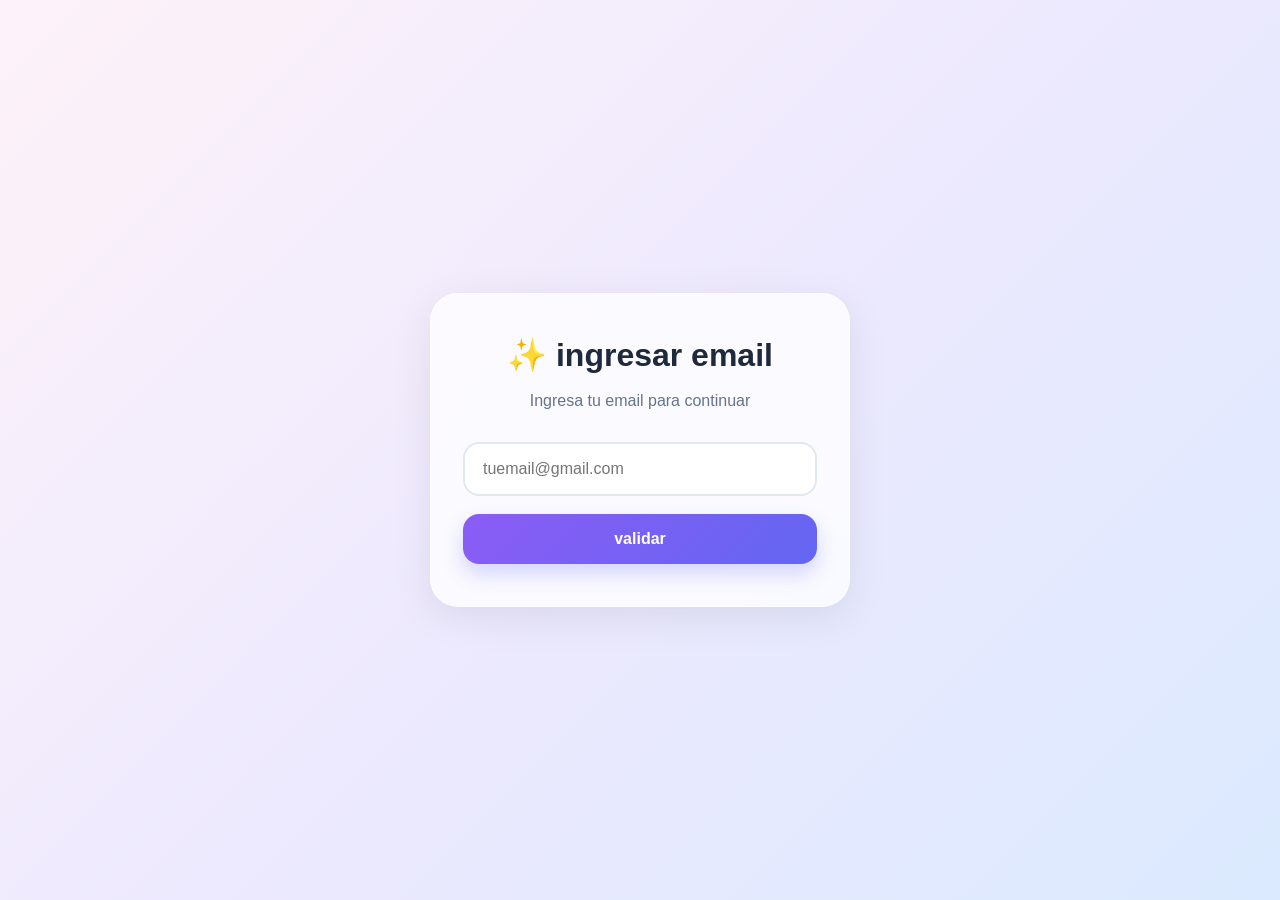
<file: index.html>
<!DOCTYPE html>
<html lang="es">
<head>
  <meta charset="UTF-8" />
  <meta name="viewport" content="width=device-width, initial-scale=1.0" />

  <title>Validar Email</title>

  <!-- Google Font -->
  <link rel="preconnect" href="https://fonts.googleapis.com">
  <link rel="preconnect" href="https://fonts.gstatic.com" crossorigin>

  <link
    href="https://fonts.googleapis.com/css2?family=Inter:wght@400;500;700&display=swap"
    rel="stylesheet"
  >

  <link rel="stylesheet" href="style.css">
</head>
<body>

  <main class="container">

    <div class="card">
        <h1>✨ ingresar email</h1>
      
        <p class="subtitle">
          Ingresa tu email para continuar
        </p>
      
        <input
          type="email"
          id="email"
          placeholder="tuemail@gmail.com"
        >
      
        <button onclick="validateEmail()">
          validar
        </button>
      </div>

  </main>

  <script>
    function validateEmail() {
      const email = document
        .getElementById("email")
        .value
        .trim()
        .toLowerCase();

      const validEmail = "marihjimenez96@gmail.com";

      if (email === validEmail) {
        window.location.href = "success.html";
      } else {
        window.location.href = "error.html";
      }
    }
  </script>

</body>
</html>
</file>
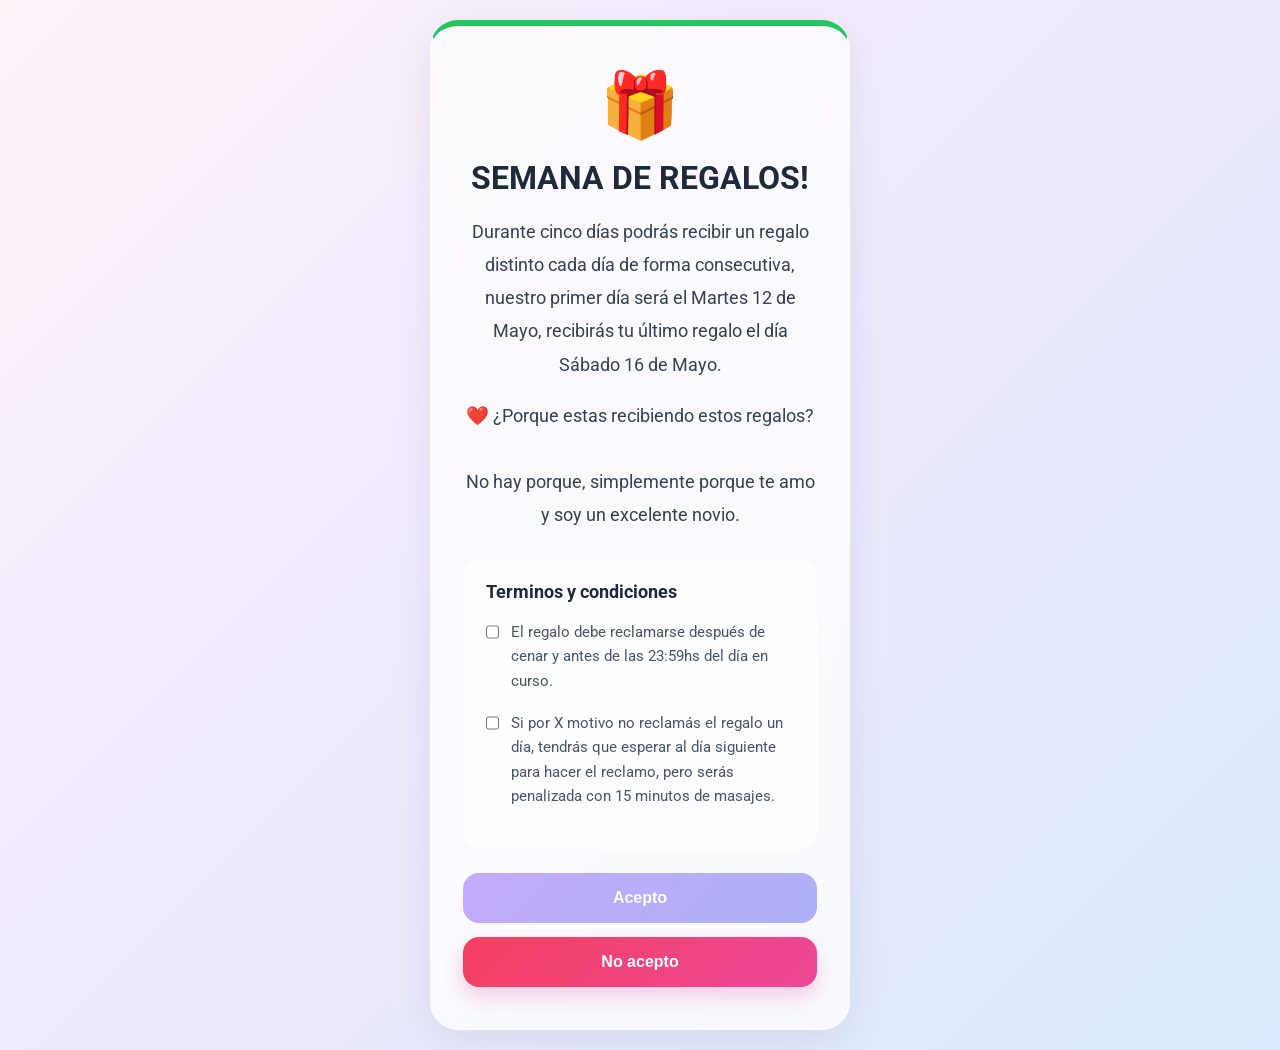
<file: conditions.html>
<!DOCTYPE html>
<html lang="es">
<head>
  <meta charset="UTF-8" />

  <meta
    name="viewport"
    content="width=device-width, initial-scale=1.0"
  />

  <title>Semana de Regalos</title>

  <link rel="preconnect" href="https://fonts.googleapis.com">

  <link
    rel="preconnect"
    href="https://fonts.gstatic.com"
    crossorigin
  >

  <link
    href="https://fonts.googleapis.com/css2?family=Roboto:wght@400;500;700&display=swap"
    rel="stylesheet"
  >

  <link rel="stylesheet" href="style.css">
</head>

<body>

  <main class="container">

    <div class="card success">

      <div class="icon">🎁</div>

      <h1>SEMANA DE REGALOS!</h1>

      <p class="conditions-text">
        Durante cinco días podrás recibir un regalo
        distinto cada día de forma consecutiva,
        nuestro primer día será el Martes 12 de Mayo,
        recibirás tu último regalo el día Sábado 16 de Mayo.
      </p>

      <p class="conditions-text">
        ❤️ ¿Porque estas recibiendo estos regalos?
        <br><br>
        No hay porque, simplemente porque te amo
        y soy un excelente novio.
      </p>

      <div class="terms-box">

        <h2>Terminos y condiciones</h2>

        <label class="checkbox-item">
          <input type="checkbox" id="check1">
          <span>
            El regalo debe reclamarse después de cenar
            y antes de las 23:59hs del día en curso.
          </span>
        </label>

        <label class="checkbox-item">
          <input type="checkbox" id="check2">
          <span>
            Si por X motivo no reclamás el regalo un día,
            tendrás que esperar al día siguiente para hacer
            el reclamo, pero serás penalizada con
            15 minutos de masajes.
          </span>
        </label>

      </div>

      <div class="button-group">

        <button
          id="acceptButton"
          disabled
          onclick="acceptTerms()"
        >
          Acepto
        </button>

        <a href="index.html">
          <button class="secondary-button">
            No acepto
          </button>
        </a>

      </div>

    </div>

  </main>

  <script>
    const check1 = document.getElementById("check1");
    const check2 = document.getElementById("check2");
    const acceptButton =
      document.getElementById("acceptButton");

    function validateChecks() {
      acceptButton.disabled =
        !(check1.checked && check2.checked);
    }

    check1.addEventListener(
      "change",
      validateChecks
    );

    check2.addEventListener(
      "change",
      validateChecks
    );

    function acceptTerms() {
      window.location.href = "final.html";
    }
  </script>

</body>
</html>
</file>
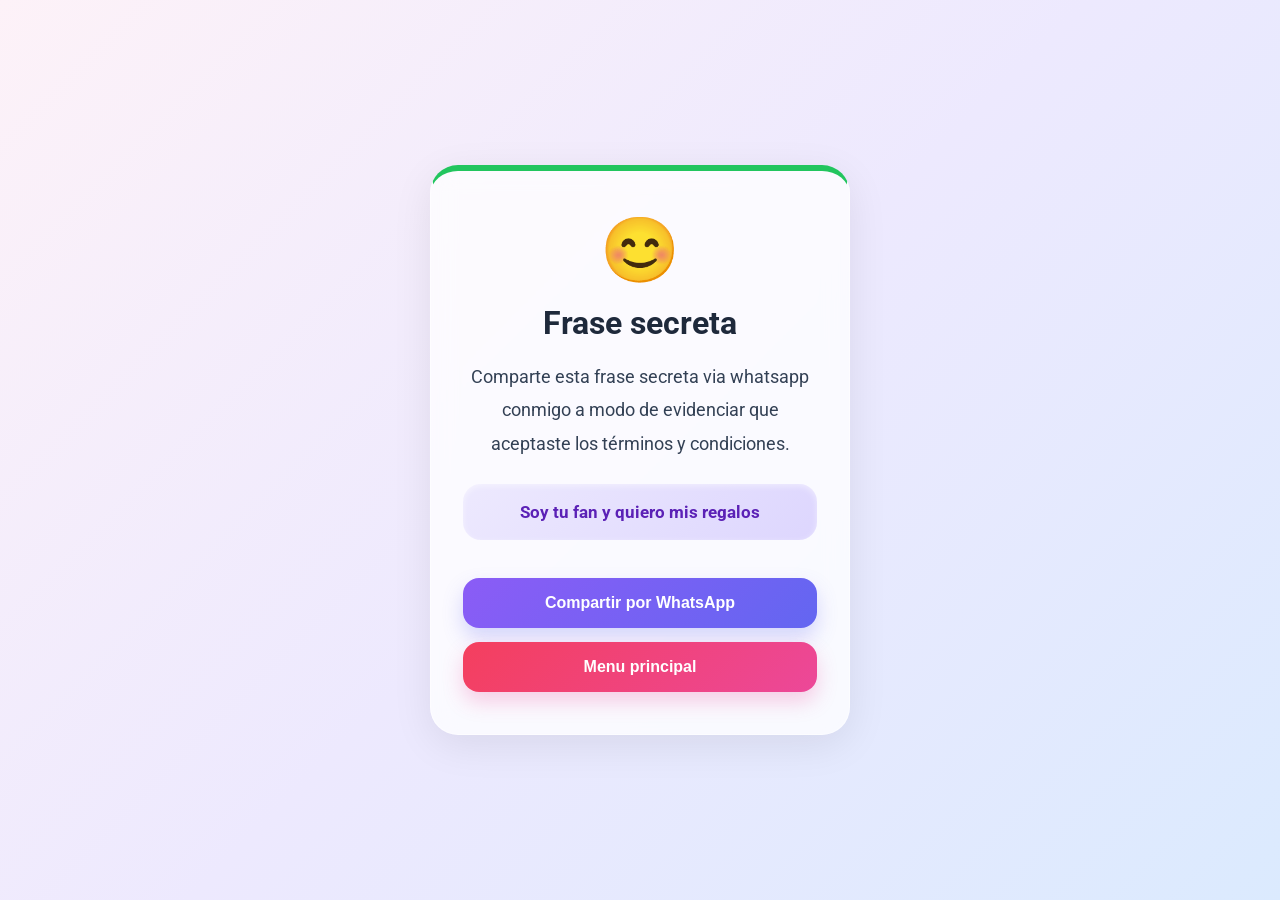
<file: final.html>
<!DOCTYPE html>
<html lang="es">
<head>
  <meta charset="UTF-8" />

  <meta
    name="viewport"
    content="width=device-width, initial-scale=1.0"
  />

  <title>Frase Secreta</title>

  <link rel="preconnect" href="https://fonts.googleapis.com">

  <link
    rel="preconnect"
    href="https://fonts.gstatic.com"
    crossorigin
  >

  <link
    href="https://fonts.googleapis.com/css2?family=Roboto:wght@400;500;700&display=swap"
    rel="stylesheet"
  >

  <link rel="stylesheet" href="style.css">
</head>

<body>

  <main class="container">

    <div class="card success">

      <div class="icon">😊</div>

      <h1>Frase secreta</h1>

      <p class="conditions-text">
        Comparte esta frase secreta via whatsapp
        conmigo a modo de evidenciar que aceptaste
        los términos y condiciones.
      </p>

      <div class="secret-box">
        Soy tu fan y quiero mis regalos
      </div>

      <a
        href="https://wa.me/"
        target="_blank"
      >
      <div class="button-group">

        <a
          href="https://wa.me/"
          target="_blank"
        >
          <button>
            Compartir por WhatsApp
          </button>
        </a>
      
        <a href="index.html">
          <button class="secondary-button">
            Menu principal
          </button>
        </a>
      
      </div>
      </a>

    </div>

  </main>

</body>
</html>
</file>
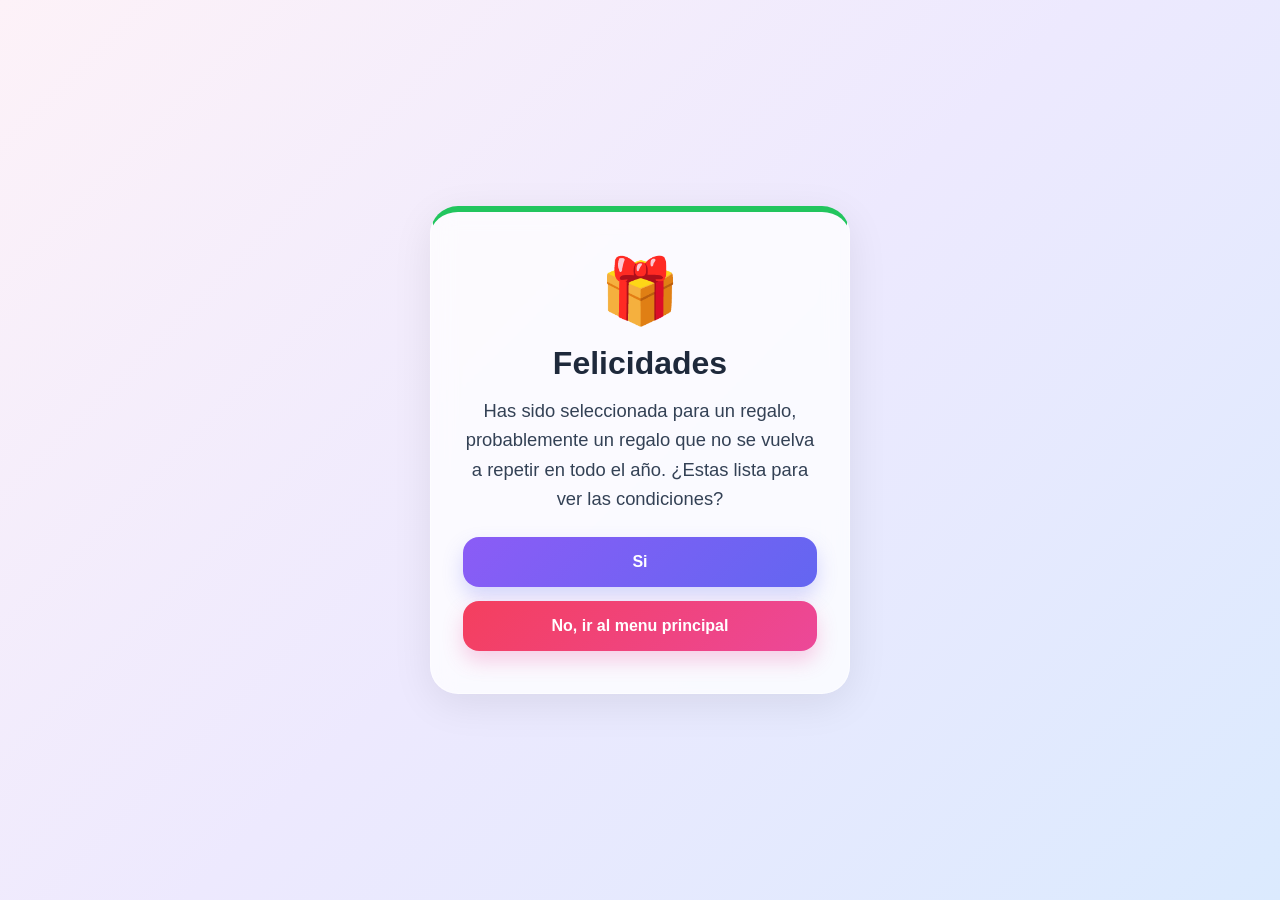
<file: success.html>
<!DOCTYPE html>
<html lang="es">
<head>
  <meta charset="UTF-8" />
  <meta name="viewport" content="width=device-width, initial-scale=1.0" />

  <title>Seleccionada</title>

  <link rel="preconnect" href="https://fonts.googleapis.com">
  <link rel="preconnect" href="https://fonts.gstatic.com" crossorigin>

  <link
    href="https://fonts.googleapis.com/css2?family=Inter:wght@400;700&display=swap"
    rel="stylesheet"
  >

  <link rel="stylesheet" href="style.css">
</head>
<body>

  <main class="container">

    <div class="card success">

        <div class="icon">🎁</div>
      
        <h1>Felicidades</h1>
      
        <p>
          Has sido seleccionada para un regalo,
          probablemente un regalo que no se vuelva
          a repetir en todo el año.
          ¿Estas lista para ver las condiciones?
        </p>
      
        <div class="button-group">
      
          <a href="conditions.html">
            <button>
              Si
            </button>
          </a>
      
          <a href="index.html">
            <button class="secondary-button">
              No, ir al menu principal
            </button>
          </a>
      
        </div>
      
      </div>

  </main>

</body>
</html>
</file>
<file: style.css>
* {
    margin: 0;
    padding: 0;
    box-sizing: border-box;
  }
  
  body {
    font-family: 'Roboto', sans-serif;
  
    min-height: 100vh;
  
    display: flex;
    align-items: center;
    justify-content: center;
  
    background:
      linear-gradient(
        135deg,
        #fdf2f8 0%,
        #ede9fe 50%,
        #dbeafe 100%
      );
  
    padding: 20px;
  }
  
  .container {
    width: 100%;
    display: flex;
    justify-content: center;
    align-items: center;
  }
  
  .card {
    width: 100%;
    max-width: 420px;
  
    background: rgba(255,255,255,0.75);
  
    backdrop-filter: blur(12px);
  
    border-radius: 28px;
  
    padding: 42px 32px;
  
    text-align: center;
  
    box-shadow:
      0 10px 40px rgba(0,0,0,0.08);
  
    border: 1px solid rgba(255,255,255,0.5);
  }
  
  h1 {
    font-size: 2rem;
    font-weight: 700;
  
    color: #1e293b;
  
    margin-bottom: 14px;
  }
  
  .subtitle {
    color: #64748b;
  
    font-size: 1rem;
  
    margin-bottom: 28px;
  }
  
  p {
    color: #334155;
  
    font-size: 1.15rem;
  
    line-height: 1.6;
  }
  
  input {
    width: 100%;
  
    padding: 16px 18px;
  
    border-radius: 16px;
  
    border: 2px solid #e2e8f0;
  
    background: white;
  
    font-size: 1rem;
  
    margin-bottom: 18px;
  
    transition: all 0.2s ease;
  
    outline: none;
  }
  
  input:focus {
    border-color: #8b5cf6;
  
    box-shadow:
      0 0 0 4px rgba(139,92,246,0.15);
  }
  
  button {
    width: 100%;
  
    border: none;
  
    padding: 16px;
  
    border-radius: 16px;
  
    background:
      linear-gradient(
        135deg,
        #8b5cf6,
        #6366f1
      );
  
    color: white;
  
    font-size: 1rem;
    font-weight: 700;
  
    cursor: pointer;
  
    transition: all 0.25s ease;
  
    box-shadow:
      0 10px 20px rgba(99,102,241,0.25);
  }
  
  button:hover {
    transform: translateY(-2px);
  
    box-shadow:
      0 14px 28px rgba(99,102,241,0.35);
  }
  
  button:active {
    transform: scale(0.98);
  }
  
  .success {
    border-top: 6px solid #22c55e;
  }
  
  .error {
    border-top: 6px solid #ef4444;
  }
  
  .icon {
    font-size: 4rem;
    margin-bottom: 16px;
  }
  
  @media (max-width: 480px) {
    .card {
      padding: 34px 24px;
    }
  
    h1 {
      font-size: 1.7rem;
    }
  
    p {
      font-size: 1rem;
    }
  }

  a {
    text-decoration: none;
  }
  
  .back-button {
    margin-top: 20px;
  
    background:
      linear-gradient(
        135deg,
        #f43f5e,
        #ec4899
      );
  
    box-shadow:
      0 10px 20px rgba(236,72,153,0.25);
  }
  
  .back-button:hover {
    box-shadow:
      0 14px 28px rgba(236,72,153,0.35);
  }

  .button-group {
    display: flex;
    flex-direction: column;
    gap: 14px;
  
    margin-top: 24px;
  }
  
  .secondary-button {
    background:
      linear-gradient(
        135deg,
        #f43f5e,
        #ec4899
      );
  
    box-shadow:
      0 10px 20px rgba(236,72,153,0.25);
  }
  
  .secondary-button:hover {
    box-shadow:
      0 14px 28px rgba(236,72,153,0.35);
  }

  .conditions-text {
    margin-top: 18px;
    margin-bottom: 10px;
  
    color: #334155;
  
    line-height: 1.8;
  }
  
  .terms-box {
    margin-top: 28px;
  
    background: rgba(255,255,255,0.65);
  
    border-radius: 20px;
  
    padding: 22px;
  
    text-align: left;
  
    border: 1px solid rgba(255,255,255,0.7);
  }
  
  .terms-box h2 {
    font-size: 1.1rem;
  
    color: #1e293b;
  
    margin-bottom: 18px;
  }
  
  .checkbox-item {
    display: flex;
    align-items: flex-start;
  
    gap: 12px;
  
    margin-bottom: 18px;
  
    color: #475569;
  
    line-height: 1.6;
  
    font-size: 0.95rem;
  }
  
  .checkbox-item input {
    width: 18px;
    height: 18px;
  
    margin-top: 3px;
  
    accent-color: #8b5cf6;
  }
  
  button:disabled {
    opacity: 0.5;
  
    cursor: not-allowed;
  
    transform: none;
  
    box-shadow: none;
  }
  
  .secret-box {
    margin-top: 24px;
    margin-bottom: 24px;
  
    padding: 18px;
  
    border-radius: 18px;
  
    background:
      linear-gradient(
        135deg,
        #ede9fe,
        #ddd6fe
      );
  
    color: #5b21b6;
  
    font-weight: 700;
  
    font-size: 1.05rem;
  
    box-shadow:
      inset 0 2px 6px rgba(255,255,255,0.5);
  }
</file>
